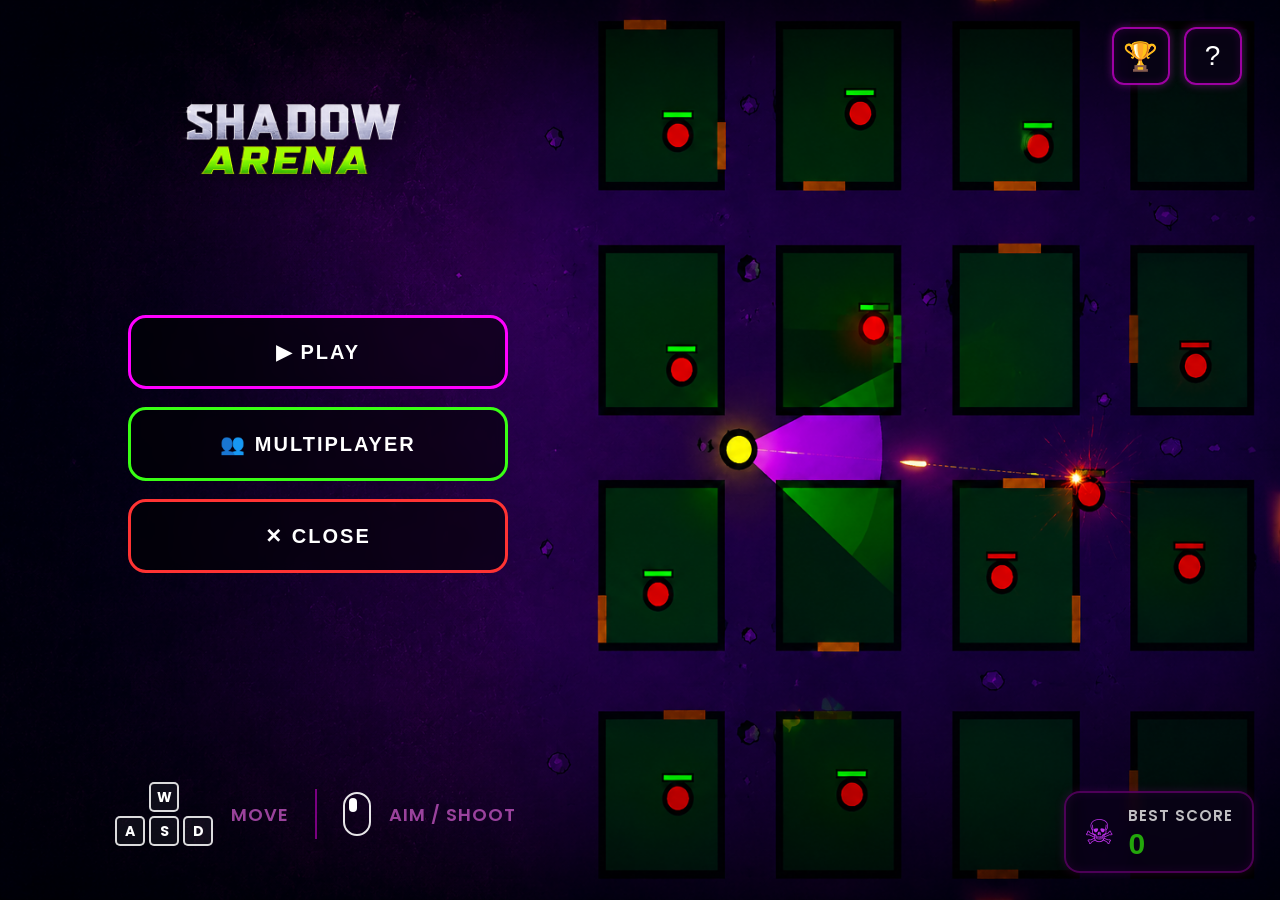
<file: index.html>
<!DOCTYPE html>
<html>
    <head>
        <meta charset="UTF-8">;
        <meta name="viewport" content="width=device-width, initial-scale=1.0">
        <title> Shadow Arena </title>
            <link rel="stylesheet" href="style.css">
            <link href="https://fonts.googleapis.com/css2?family=Poppins:wght@400;700&display=swap" rel="stylesheet">
        <meta
            name="viewport"
            content="width=device-width, initial-scale=1.0, maximum-scale=1.0, user-scalable=no"/>
    </head>
    <body>
        <div class="Game">
            <div class="game-bg"></div> 
            <div class="logo-container">
                 <img src="title.png" alt="Shadow Arena" class="game-logo">
            </div>
            <div class="menu-buttons">
                <button class="menu-btn play-btn">▶ PLAY</button>
                <button class="menu-btn multiplayer-btn">👥 MULTIPLAYER</button>
                <button class="menu-btn close-game-btn">✕ CLOSE</button>
            </div>
            <div class="controls-box">
                <div class="control-section">
                    <div class="keys">
                        <div class="key empty"></div>
                        <div class="key">W</div>
                        <div class="key empty"></div>
                        <div class="key">A</div>
                        <div class="key">S</div>
                        <div class="key">D</div>
                    </div>
                    <span class="control-text">MOVE</span>
                </div>
                <div class="divider"></div>
                <div class="control-section">
                    <div class="mouse-icon">
                        <div class="mouse-left"></div>
                    </div>
                    <span class="control-text">AIM / SHOOT</span>
                </div>
            </div>
            <div class="top-icons">
                <button class="icon-box" id="trophyBtn">🏆</button>
                <button class="icon-box" id="helpBtn">?</button>
            </div>
            <div class="high-score-box">
                <div class="skull">☠</div> 
                <div class="score-text">
                    <span class="score-label">BEST SCORE</span>
                    <span class="score-value" id="bestScore">0</span>
                </div>
            </div>
            <div class="map-screen" id="mapScreen">
                <div class="map-popup">
                    <div class="map-title">
                    SELECT MAP TYPE
                    </div>
                    <button class="map-btn finite-btn">
                        FINITE MAP
                    </button>       
                    <button class="map-btn infinite-btn">
                        INFINITE MAP
                    </button>
                </div>
            </div>
            <div class="help-screen" id="helpScreen">
                <div class="help-popup">
                    <h2>HOW TO PLAY</h2>
                    <div class="help-section">
                        <h3>🎯 OBJECTIVE</h3>
                        <p>Destroy all enemy rooms on the map. Each room contains one enemy. Clear every room to win!</p>
                    </div>
                    <div class="help-section">
                        <h3>🕹️ CONTROLS</h3>
                        <p><strong>W A S D</strong> — Move your player</p>
                        <p><strong>Mouse</strong> — Aim</p>
                        <p><strong>Left Click</strong> — Shoot</p>
                    </div>
                    <div class="help-section">
                        <h3>💡 TIPS</h3>
                        <p>• Enter a room to activate its enemy — they only shoot when you're inside!</p>
                        <p>• Bullets <strong>bounce</strong> off walls — use angles to your advantage.</p>
                        <p>• Collect <strong>medkits ➕</strong> outside rooms for +10 HP (spawns every 15s).</p>
                        <p>• Clear a full column of rooms for a <strong>column clear bonus</strong>.</p>
                    </div>
                    <div class="help-section">
                        <h3>👥 MULTIPLAYER</h3>
                        <p><strong>P1:</strong> WASD + Mouse click to shoot</p>
                        <p><strong>P2:</strong> Arrow keys + Spacebar to shoot</p>
                        <p>Most enemies killed <strong>wins!</strong> Bullets don't hurt teammates.</p>
                    </div>
                    <button class="close-help" id="closeHelp">CLOSE</button>
                </div>
            </div>
            <div class="leaderboard-screen" id="leaderboardScreen">
                <div class="leaderboard-popup">
                    <h2>🏆 LEADERBOARD</h2>
                    <div id="leaderboardList" class="lb-list"></div>
                    <button class="close-leaderboard" id="closeLeaderboard">CLOSE</button>
                </div>
            </div>
        </div>  
        <script src="script.js"></script>
    </body>
</html>
</file>
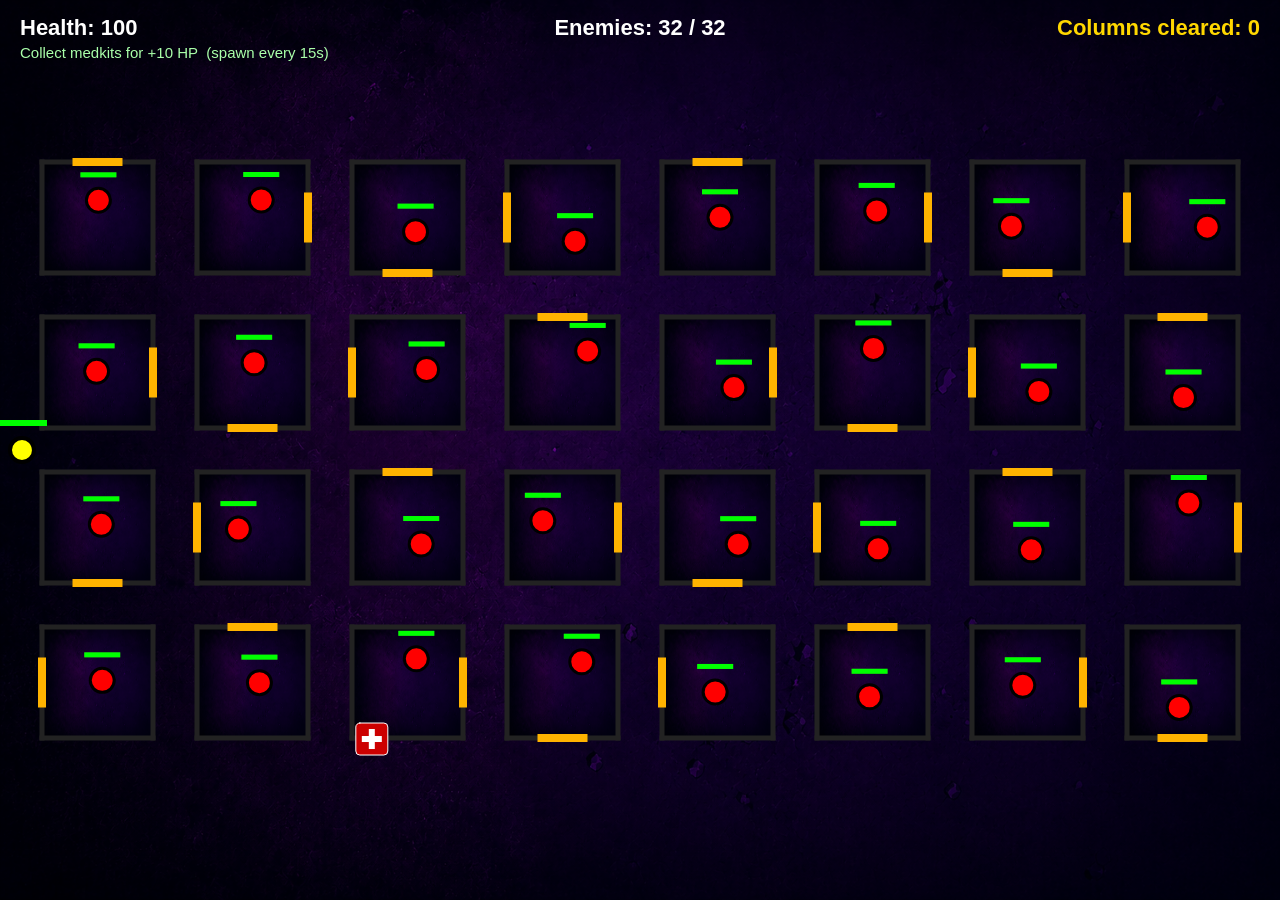
<file: finite.html>
<!DOCTYPE html>
<html>
<head>
    <meta charset="UTF-8">
    <meta
        name="viewport"
        content="width=device-width,
        initial-scale=1.0">
    <title>
        Finite Map
    </title>
    <link
        rel="stylesheet"
        href="style.css">
    </head>
    <body>
        <canvas id="gameCanvas"></canvas>
        <script src="finite.js"></script>
    </body>
</html>
</file>
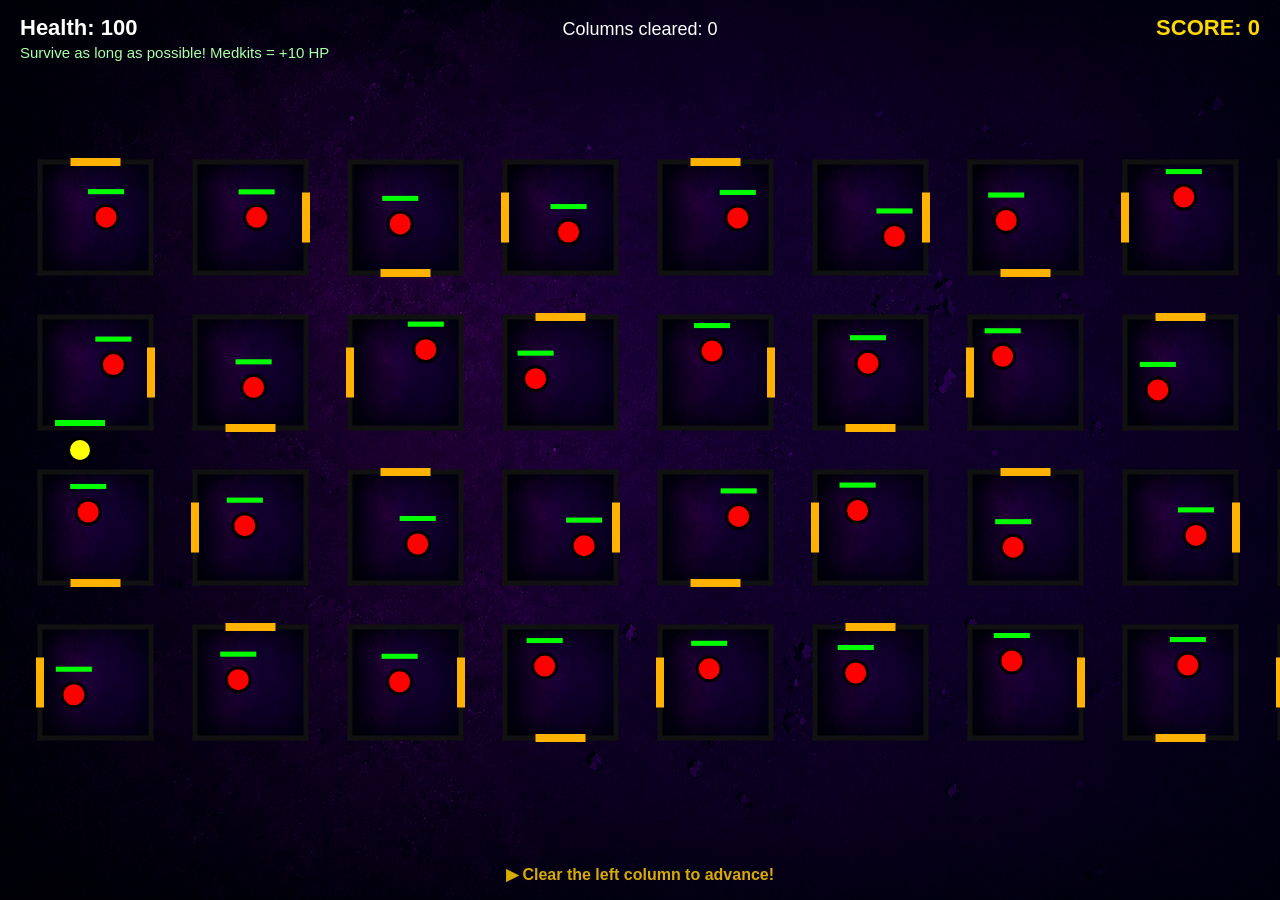
<file: infinite.html>
<!DOCTYPE html>
<html>
<head>
    <meta charset="UTF-8">
    <meta name="viewport" content="width=device-width, initial-scale=1.0">
    <title>Infinite Map</title>
    <link rel="stylesheet" href="style.css">
</head>
<body>
    <canvas id="gameCanvas"></canvas>
    <script src="infinite.js"></script>
</body>
</html>
</file>
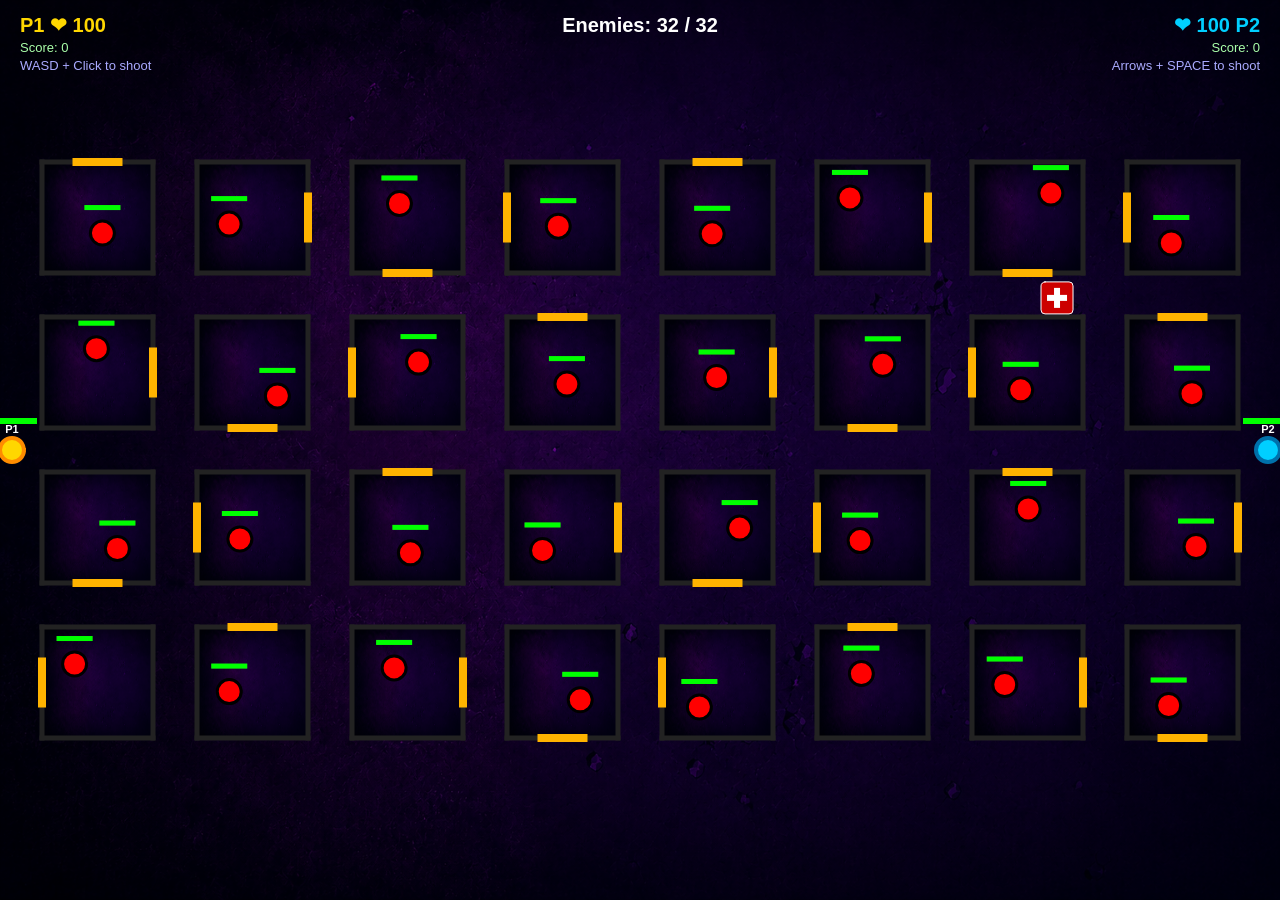
<file: multiplayer.html>
<!DOCTYPE html>
<html>
<head>
    <meta charset="UTF-8">
    <meta name="viewport" content="width=device-width, initial-scale=1.0">
    <title>Infinite Map</title>
    <link rel="stylesheet" href="style.css">
</head>
<body>
    <canvas id="gameCanvas"></canvas>
    <script src="multiplayer.js"></script>
</body>
</html>
</file>
<file: style.css>
body {
    margin: 0;
    padding: 0;
    width: 100%;
    height: 100%;
    overflow: hidden;
    background: #000;
    font-family: 'Poppins', sans-serif;
}
* {
    box-sizing: border-box;
}
.Game::before {
    content: "";
    position: absolute;
    inset: 0;
    background: url("game.png") no-repeat center center;
    background-size: 100% 100%;
    z-index: 0;
}
.game-bg {
    position: absolute;
    inset: 0;
    background: url("game.png") no-repeat center center;
    background-size: 100% 100%;
    z-index: 0 !important;   /* ← add !important */
}
.Game > * {
    position: relative;
    z-index: 1;
}
.logo-container {
    position: absolute;
    top: 3%;
    left: 8.5%;                 
    width: clamp(220px, 26vw, 420px);
    z-index: 10;
}
.game-logo {
    width: 110%;
    height: auto;
    display: block;
    object-fit: contain;
    filter: drop-shadow(0 0 15px rgba(0, 0, 0, 0.5));
}
@media (max-width: 768px) {
    .logo-container {
        top: 15px;
        left: 15px;
        width: clamp(140px, 35vw, 250px);
    }
}
.menu-buttons {
    position: absolute;
    top: 35%;
    left: 10%;
    width: clamp(200px, 30vw, 380px);
    display: flex;
    flex-direction: column;
    gap: 18px;
    z-index: 20;
}
.menu-btn {
    width: 100%;
    padding: 22px 30px;
    border-radius: 18px;
    border: 3px solid;
    background: rgba(0, 0, 0, 0.55);
    color: white;
    font-family: 'Orbitron', sans-serif;
    font-size: clamp(20px, 2vw, 20px);
    font-weight: 650;
    letter-spacing: 2px;
    text-align: center;
    cursor: pointer;
    transition: all 0.3s ease;
    backdrop-filter: blur(6px);
    -webkit-backdrop-filter: blur(6px);
}
.menu-btn:hover {
    transform: scale(1.03);
} 
.play-btn {
    border: 3px solid #ff00ff;
}
.play-btn:hover {
    background: rgba(255, 0, 255, 0.18);
    border: 3px solid #ff00ff;
    box-shadow:
        0 0 4px #ff00ff,
        0 0 8px rgba(255, 0, 255, 0.9),
        inset 0 0 8px rgba(255, 0, 255, 0.35);
    transform: scale(1.03);
}
.multiplayer-btn {
    border: 3px solid #39ff14;
}
.multiplayer-btn:hover {
    background: rgba(57, 255, 20, 0.18);
    border: 3px solid #39ff14;
    box-shadow:
        0 0 4px #39ff14,
        0 0 8px rgba(57, 255, 20, 0.9),
        inset 0 0 8px rgba(57, 255, 20, 0.35);
    transform: scale(1.03);
}
.close-game-btn {
    border: 3px solid #ff3333;
}
.close-game-btn:hover {
    background: rgba(255, 51, 51, 0.18);
    border: 3px solid #ff3333;
    box-shadow:
        0 0 4px #ff3333,
        0 0 8px rgba(255, 51, 51, 0.9),
        inset 0 0 8px rgba(255, 51, 51, 0.35);
    transform: scale(1.03);
}
.controls-box {
    position: absolute;
    bottom: 6%;
    left: 9%;
    display: flex;
    align-items: center;
    gap: 26px;
    z-index: 30;
}
.control-section {
    display: flex;
    align-items: center;
    gap: 18px;
}
.keys {
    display: grid;
    grid-template-columns: repeat(3, 30px);
    grid-template-rows: repeat(2, 30px);
    gap: 4px;
}
.key {
    width: 30px;
    height: 30px;
    border: 2px solid rgba(255,255,255,0.85);
    border-radius: 5px;
    display: flex;
    align-items: center;
    justify-content: center;
    color: white;
    font-size: 14px;
    font-weight: bold;
    background: rgba(255,255,255,0.05);
}
.empty {
    visibility: hidden;
}
.control-text {
    color: rgba(179, 78, 179, 0.85);
    font-family: 'Poppins', sans-serif;
    font-size: 18px;
    font-weight: 600;
    letter-spacing: 1px;
}
.divider {
    width: 2px;
    height: 50px;
    background: rgba(255, 0, 255, 0.45);
}
.mouse-icon {
    width: 28px;
    height: 44px;

    border: 2px solid rgba(255,255,255,0.9);
    border-radius: 16px;

    position: relative;
}
.mouse-left {
    position: absolute;
    top: 4px;
    left: 4px;
    width: 8px;
    height: 14px;
    background: white;
    border-radius: 5px;
}
@media (max-width: 768px) {
    .controls-box {
        width: 92vw;
        height: auto;
        flex-direction: column;
        gap: 14px;
        padding: 16px;
    }
    .divider {
        width: 70%;
        height: 1px;
    }
    .control-text {
        font-size: 16px;
    }
}
.top-icons {
    position: absolute;
    top: 3%;
    right: 3%;
    display: flex;
    gap: 14px;
    z-index: 50;
}
.icon-box {
    width: 58px;
    height: 58px;
    border-radius: 12px;
    border: 2px solid rgba(255, 0, 255, 0.6);
    background: rgba(10, 0, 25, 0.7);
    color: white;
    font-size: 28px;
    display: flex;
    align-items: center;
    justify-content: center;
    cursor: pointer;
    backdrop-filter: blur(6px);
    -webkit-backdrop-filter: blur(6px);
    box-shadow:
        0 0 8px rgba(231, 24, 231, 0.35),
        inset 0 0 10px rgba(255, 0, 255, 0.12);
    transition: 0.3s ease;
}
.icon-box:hover {
    transform: scale(1.08);
    box-shadow:
        0 0 8px rgba(231, 24, 231, 0.35),
        inset 0 0 16px rgba(255, 0, 255, 0.18);
}
.high-score-box {
    position: absolute;
    bottom: 3%;
    right: 2%;
    width: 190px;                                   
    height: 82px;
    border-radius: 16px;
    border: 2px solid rgba(255, 0, 255, 0.28);
    background: rgba(10, 0, 25, 0.75);
    display: flex;
    align-items: center;
    gap: 14px;
    padding: 16px 18px;
    backdrop-filter: blur(6px);
    -webkit-backdrop-filter: blur(6px);
    box-shadow:
        0 0 10px rgba(190, 1, 190, 0.18),
        inset 0 0 12px rgba(255, 0, 255, 0.08);
    z-index: 50;
}
.skull {
    font-size: 34px;
    color: #c031ec;
}
.score-text {
    display: flex;
    flex-direction: column;
}
.score-label {
    color: rgba(255,255,255,0.75);
    font-size: 15px;
    font-weight: 600; 
    font-family: 'Poppins', sans-serif;
    letter-spacing: 1px;
}
.score-value {
    color: #23a60b;
    font-size: 30px;
    font-weight: 700;
    font-family: 'Orbitron', sans-serif;
}
@media (max-width: 768px) {
    .icon-box {
        width: 46px;
        height: 46px;
        font-size: 22px;
    }
    .high-score-box {
        width: 170px;
        height: 68px;
    }
    .score-label {
        font-size: 12px;
    }
    .score-value {
        font-size: 26px;
    }
}
.map-screen{
    position: fixed;
    inset: 0;
    display: none;
    justify-content: center;
    align-items: center;
    background: rgba(0,0,0,0.18);
    backdrop-filter: blur(8px);
    -webkit-backdrop-filter: blur(8px);
    z-index: 99999;
}
.map-screen.active{
    display: flex;
}
.map-popup{
    width: 500px;
    padding: 40px;
    border-radius: 24px;
    background: rgba(10,0,20,0.78);
    border: 2px solid #ff00ff;
    box-shadow:
    0 0 24px rgba(237, 3, 237, 0.35);
}
.map-title{
    color: white;
    text-align: center;
    font-size: 30px;
    font-weight: 600;
    margin-bottom: 30px;
}
.map-btn{
    width: 100%;
    height: 80px;
    margin-top: 18px;
    border-radius: 18px;
    border: 3px solid;
    background: rgba(0,0,0,0.55);
    color: white;
    font-size: 24px;
    font-weight: 700;
    cursor: pointer;
}
.finite-btn{
    border-color: #00bfff;
    box-shadow:
    0 0 10px rgba(7, 187, 247, 0.45);
}
.infinite-btn{
    border-color: #41f721;
    box-shadow:
    0 0 10px rgba(57,255,20,0.45);
}
.settings-screen{
    position: fixed;
    inset: 0;
    display: none;
    justify-content: center;
    align-items: center;
    background: rgba(0,0,0,0.25);
    backdrop-filter: blur(8px);
    z-index: 999999;
}

.settings-screen.active{
    display: flex;
}

.settings-popup{
    width: 500px;
    padding: 35px;
    border-radius: 24px;
    background: rgba(10,0,25,0.88);
    border: 2px solid #00a2ff;
    box-shadow:
        0 0 25px rgba(0,162,255,0.35);
    color: white;
}

.settings-popup h2{
    text-align: center;
    margin-bottom: 30px;
    font-size: 34px;
}

.setting-item{
    margin-bottom: 24px;
    display: flex;
    justify-content: space-between;
    align-items: center;
}

.setting-item label{
    font-size: 18px;
    font-weight: 600;
}
.setting-item input{
    width: 220px;
}

.key-btn{
    width: 80px;
    height: 45px;
    border-radius: 10px;
    border: 2px solid #00a2ff;
    background: rgba(0,0,0,0.5);
    color: white;
    font-size: 20px;
    font-weight: bold;
    cursor: pointer;
}
.close-settings{
    width: 100%;
    height: 55px;
    margin-top: 20px;
    border: none;
    border-radius: 14px;
    background: #00a2ff;
    color: white;
    font-size: 20px;
    font-weight: bold;
    cursor: pointer;
}
.multiplayer-screen{
    position: fixed;
    inset: 0;
    display: none;
    justify-content: center;
    align-items: center;
    background: rgba(0,0,0,0.18);
    backdrop-filter: blur(8px);
    -webkit-backdrop-filter: blur(8px);
    z-index: 99999;
}

.multiplayer-screen.active{
    display: flex;
}

.multiplayer-popup{
    width: 500px;
    padding: 40px;
    border-radius: 24px;
    background: rgba(10,0,20,0.78);
    border: 2px solid #39ff14;
    box-shadow:
        0 0 24px rgba(57,255,20,0.28);
}

.multiplayer-title{
    color: white;
    text-align: center;
    font-size: 38px;
    font-weight: 700;
    margin-bottom: 30px;
}

.multi-btn{
    width: 100%;
    height: 80px;
    margin-top: 18px;
    border-radius: 18px;
    border: 3px solid;
    background: rgba(0,0,0,0.55);
    color: white;
    font-size: 24px;
    font-weight: 700;
    cursor: pointer;
}
body{
    margin:0;
    padding:0;
    overflow:hidden;
    background:black;
}
canvas{
    display:block;
    width:100vw;
    height:100vh;
}

/* ===== ADD THIS TO THE BOTTOM OF YOUR style.css ===== */

.help-screen {
    display: none;
    position: fixed;
    inset: 0;
    background: rgba(0, 0, 0, 0.75);
    z-index: 999999;
    justify-content: center;
    align-items: center;
}
.help-screen.active {
    display: flex;
}
.help-popup {
    background: #0d0d1a;
    border: 2px solid #a855f7;
    border-radius: 16px;
    padding: 36px 40px;
    max-width: 520px;
    width: 90%;
    color: white;
    font-family: 'Poppins', sans-serif;
    box-shadow: 0 0 40px rgba(168, 85, 247, 0.4);
}
.help-popup h2 {
    text-align: center;
    font-size: 26px;
    letter-spacing: 3px;
    color: #a855f7;
    margin-bottom: 24px;
}
.help-section {
    margin-bottom: 18px;
    border-left: 3px solid #a855f7;
    padding-left: 14px;
}
.help-section h3 {
    font-size: 14px;
    letter-spacing: 1px;
    color: #c084fc;
    margin-bottom: 6px;
}
.help-section p {
    font-size: 13px;
    color: #cccccc;
    line-height: 1.7;
    margin: 0;
}
.help-section strong {
    color: #ffffff;
}
.close-help {
    display: block;
    margin: 24px auto 0;
    padding: 10px 36px;
    background: transparent;
    border: 2px solid #a855f7;
    color: #a855f7;
    font-family: 'Poppins', sans-serif;
    font-size: 14px;
    font-weight: 700;
    letter-spacing: 2px;
    border-radius: 8px;
    cursor: pointer;
    transition: background 0.2s, color 0.2s;
}
.close-help:hover {
    background: #a855f7;
    color: white;
}
.leaderboard-screen {
    display: none;
    position: fixed;
    inset: 0;
    background: rgba(0, 0, 0, 0.75);
    z-index: 999999;
    justify-content: center;
    align-items: center;
}
.leaderboard-screen.active {
    display: flex;
}
.leaderboard-popup {
    background: #0a0015;
    border: 2px solid #FFD700;
    border-radius: 16px;
    padding: 32px 36px;
    width: 420px;
    max-width: 92vw;
    color: white;
    font-family: 'Poppins', sans-serif;
    box-shadow: 0 0 40px rgba(255, 215, 0, 0.3);
}
.leaderboard-popup h2 {
    text-align: center;
    font-size: 24px;
    letter-spacing: 3px;
    color: #FFD700;
    margin: 0 0 22px 0;
}
.lb-list {
    display: flex;
    flex-direction: column;
    gap: 8px;
    max-height: 400px;
    overflow-y: auto;
}
.lb-row {
    display: flex;
    align-items: center;
    gap: 12px;
    padding: 10px 14px;
    border-radius: 10px;
    background: rgba(255, 255, 255, 0.05);
    border: 1px solid rgba(255, 215, 0, 0.12);
    transition: background 0.2s;
}
.lb-row:hover {
    background: rgba(255, 215, 0, 0.08);
}
.lb-you {
    background: rgba(255, 215, 0, 0.12) !important;
    border: 1px solid rgba(255, 215, 0, 0.5) !important;
}
.lb-rank {
    width: 36px;
    font-size: 18px;
    text-align: center;
    color: #FFD700;
    font-weight: 700;
    flex-shrink: 0;
}
.lb-name {
    flex: 1;
    font-size: 15px;
    font-weight: 600;
    color: #ffffff;
}
.lb-you .lb-name::after {
    content: " (You)";
    color: #FFD700;
    font-size: 12px;
}
.lb-score {
    font-size: 16px;
    font-weight: 700;
    color: #39ff14;
    font-family: 'Orbitron', sans-serif;
}
.lb-separator {
    text-align: center;
    color: rgba(255,255,255,0.3);
    font-size: 18px;
    letter-spacing: 6px;
    padding: 4px 0;
}
.close-leaderboard {
    display: block;
    width: 100%;
    margin-top: 20px;
    padding: 12px;
    background: transparent;
    border: 2px solid #FFD700;
    color: #FFD700;
    font-family: 'Poppins', sans-serif;
    font-size: 14px;
    font-weight: 700;
    letter-spacing: 2px;
    border-radius: 10px;
    cursor: pointer;
    transition: background 0.2s, color 0.2s;
}
.close-leaderboard:hover {
    background: #FFD700;
    color: #000;
}
</file>
